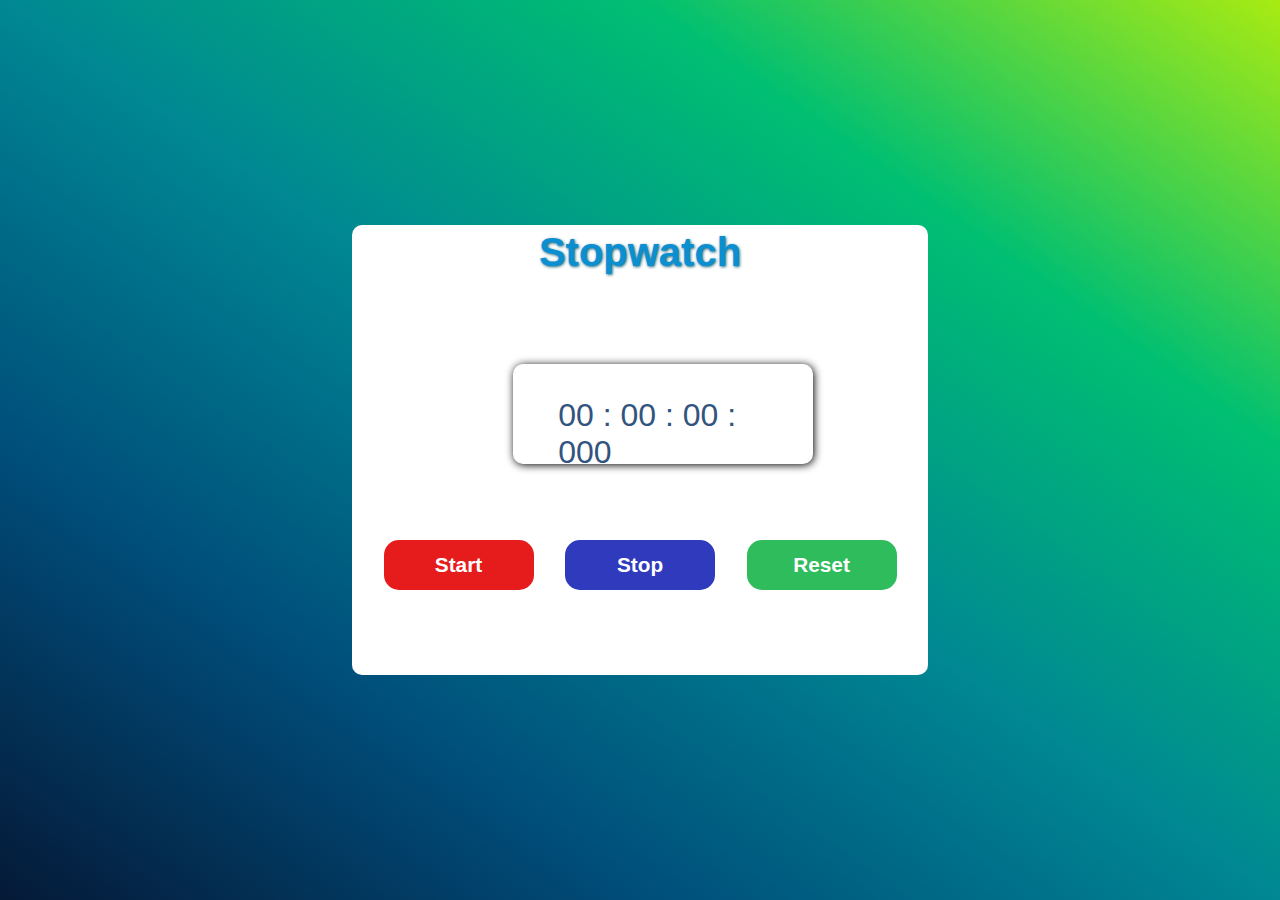
<file: PRODIGY_TrackCode_TaskNumber/PRODIGY_WD_02/stopwatch/index.html>
<!DOCTYPE html>
<html lang="en">
    <head>
        <meta charset="UTF-8">
        <meta name="viewport" content="width=device-width, initial-scale=1.0">
        <link rel="stylesheet" href="index.css">
        <title>StopWatch</title>
    </head>
    <body>
        <div class="container">
            <h1>Stopwatch</h1>
            <div class="timerDisplay">
                00 : 00 : 00 : 000
            </div>
            <div class="btns">
                <button id="startTimer">Start</button>
                <button id="stopTimer">Stop</button>
                <button id="resetTimer">Reset</button>
            </div>
        </div>
        <script src="index.js"></script>
    </body>
</html>
</file>
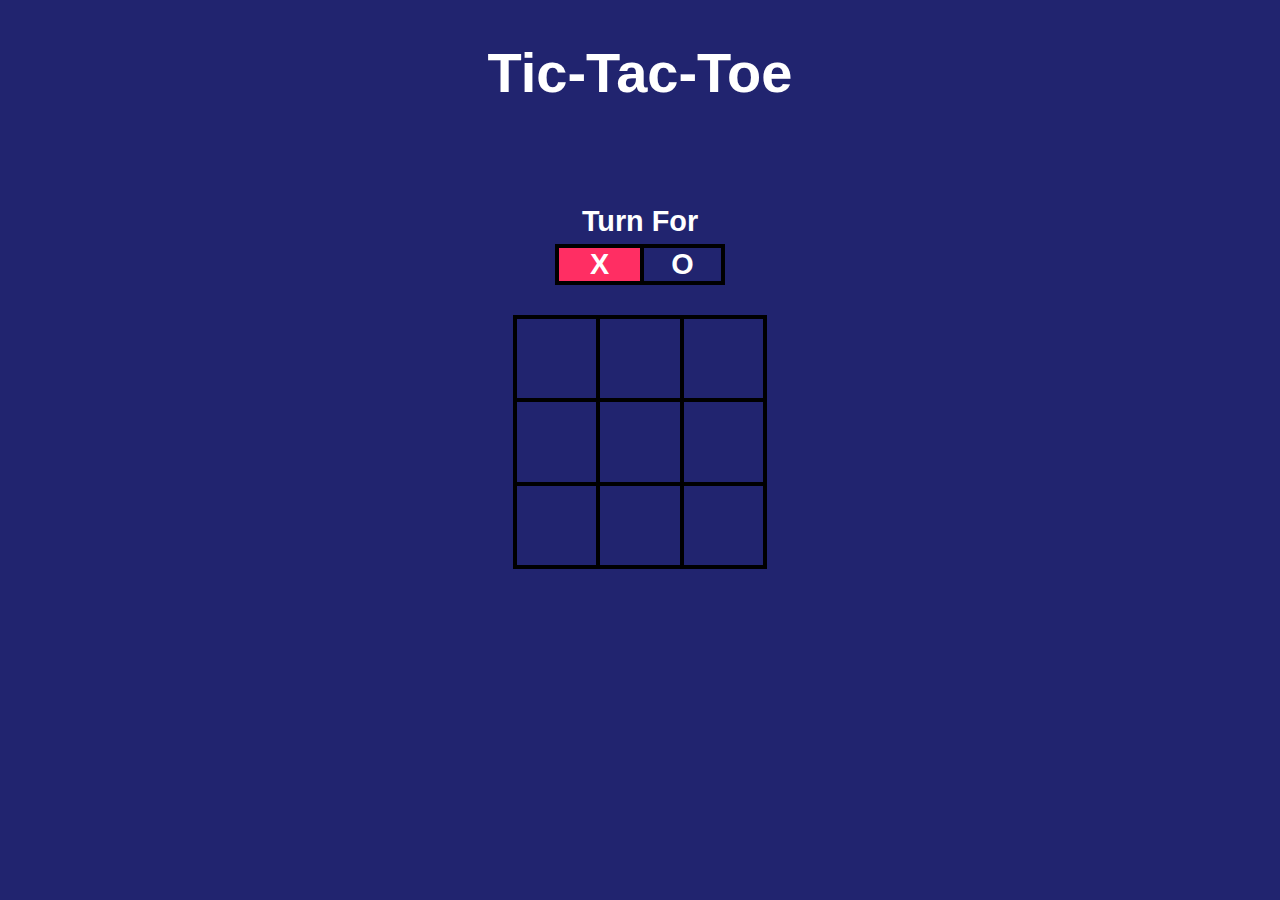
<file: PRODIGY_TrackCode_TaskNumber/PRODIGY_WD_03/Tic-Tac-Toe/index.html>
<!DOCTYPE html>
<html lang="en">
<head>
    <meta charset="UTF-8">
    <meta http-equiv="X-UA-Compatible" content="IE=edge">
    <meta name="viewport" content="width=device-width, initial-scale=1.0">
    <title>Tic_Tac_Toe</title>
    <link rel="stylesheet" href="index.css">
</head>
<body>
    <div class="heading">
        Tic-Tac-Toe
    </div>
    <div class="container">
        <h3>Turn For</h3>
        <div class="turn-box align">X</div>
        <div class="turn-box align">O</div>
        <div class="bg"></div>
    </div>
    <div class="main-grid">
        <div class="box align">0</div>
        <div class="box align">1</div>
        <div class="box align">2</div>
        <div class="box align">3</div>
        <div class="box align">4</div>
        <div class="box align">5</div>
        <div class="box align">6</div>
        <div class="box align">7</div>
        <div class="box align">8</div>
    </div>
    <h2 id="results"></h2>
    <button id="play-again">Play Again</button>
    <script src="index.js"></script>
</body>
</html>
</file>
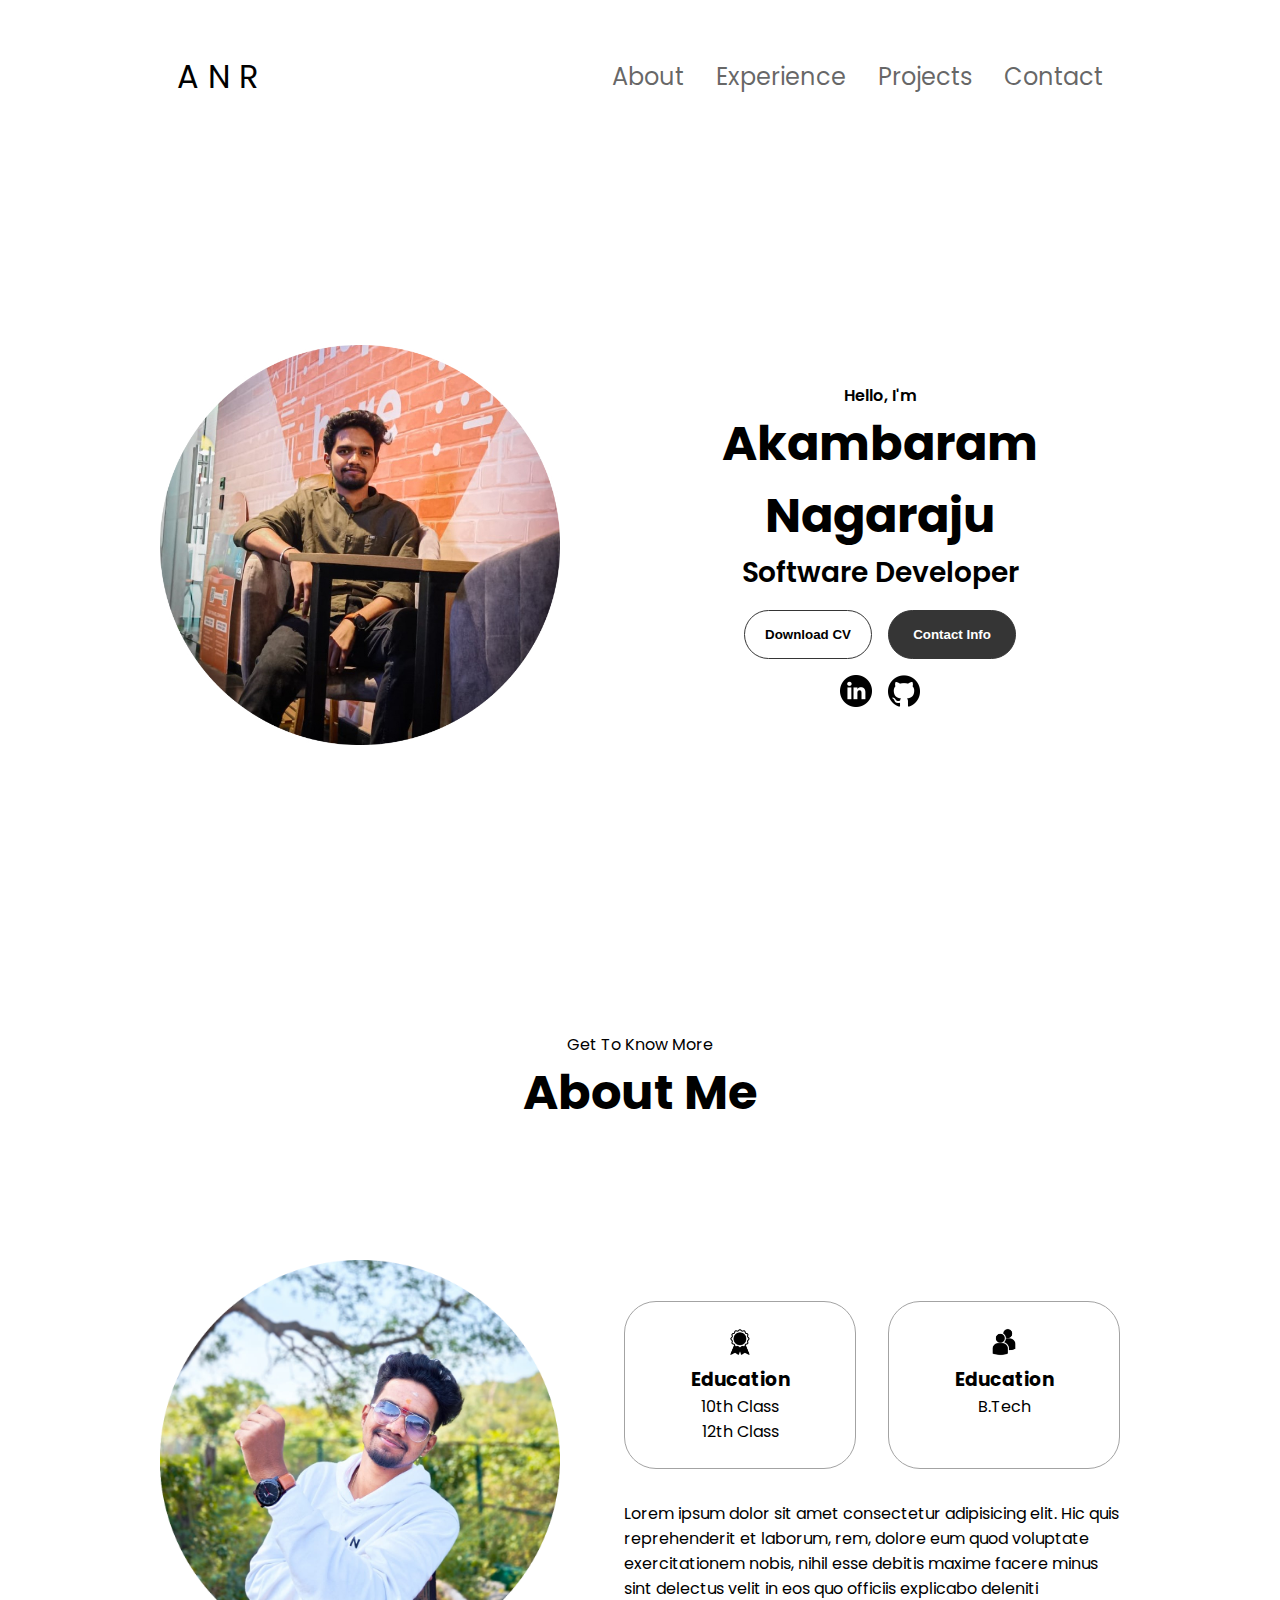
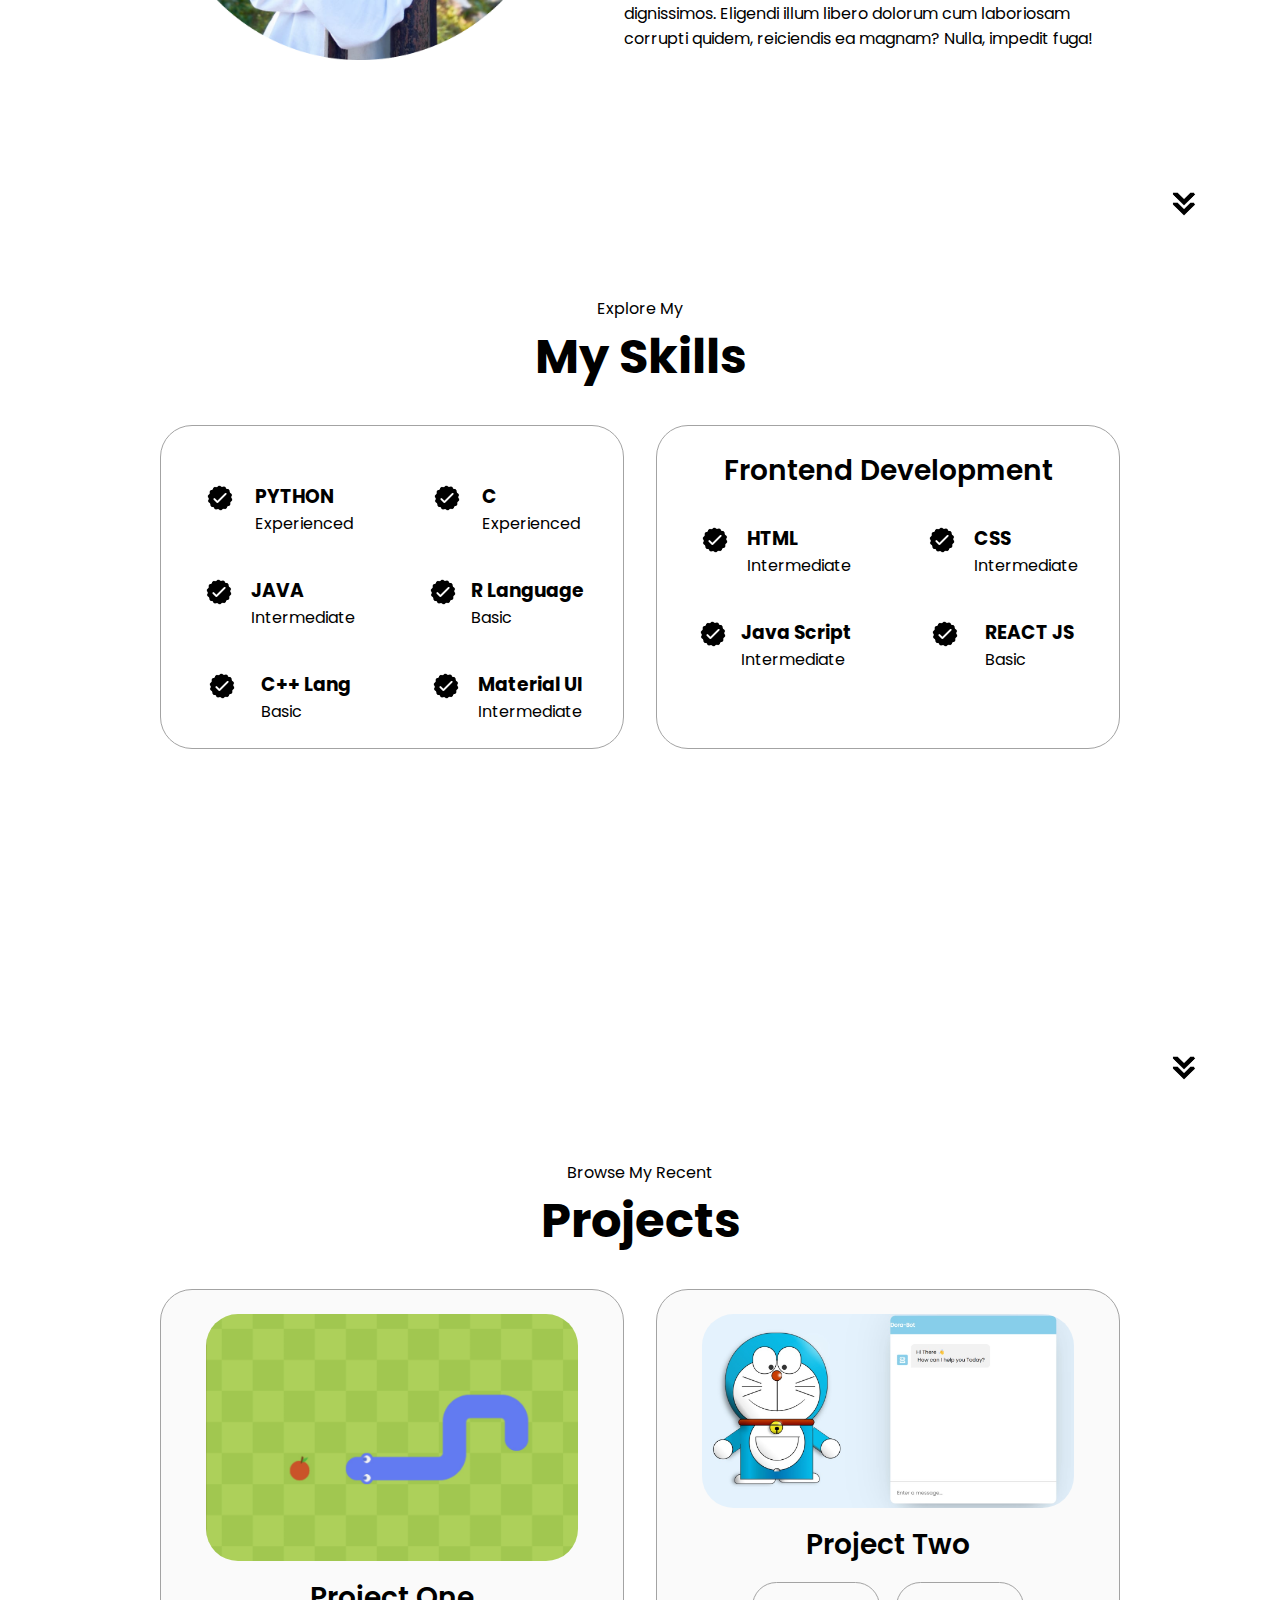
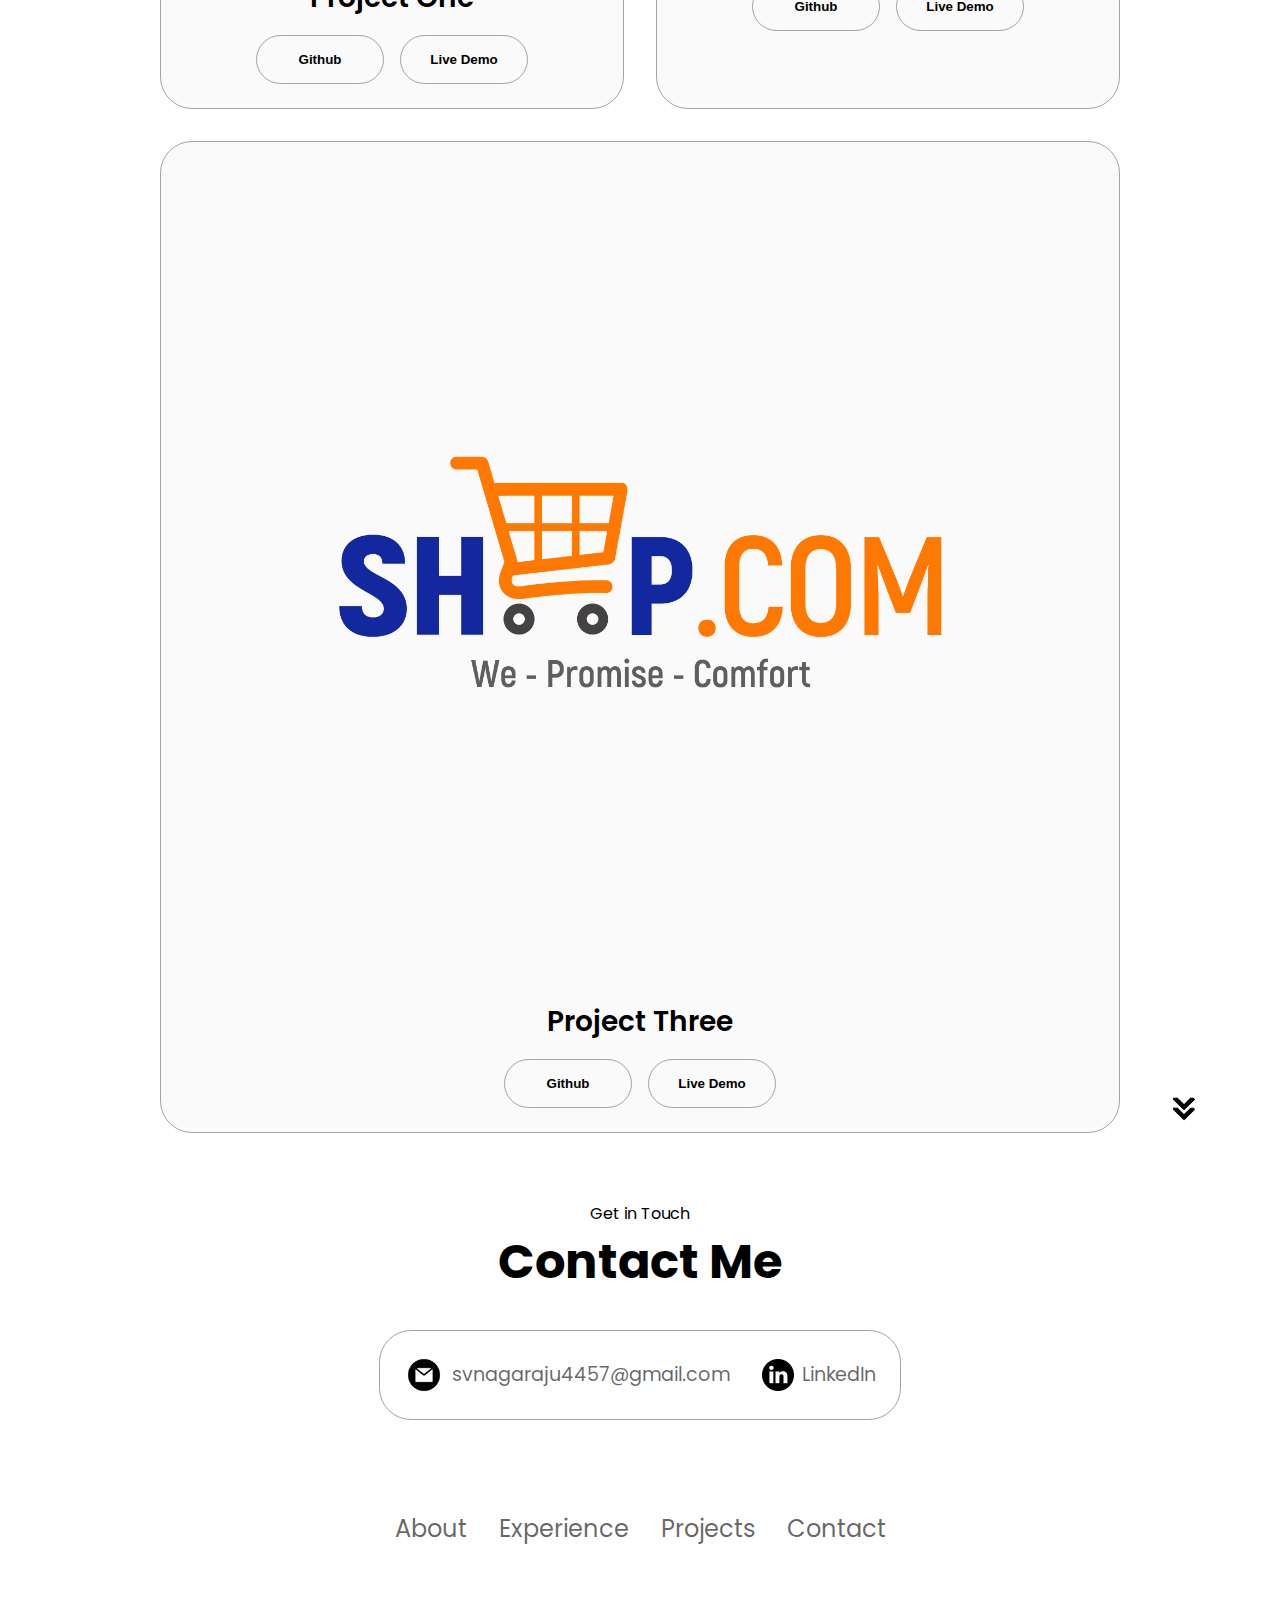
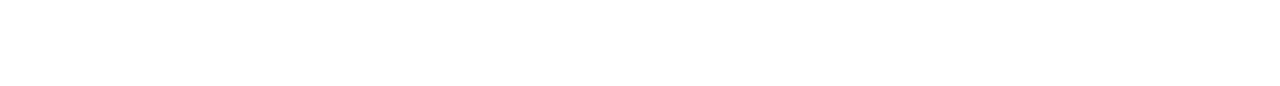
<file: PRODIGY_TrackCode_TaskNumber/PRODIGY_WD_04/My Portfolio/index.html>
<!DOCTYPE html>
<html lang="en">
  <head>
    <meta charset="UTF-8" />
    <meta http-equiv="X-UA-Compatible" content="IE=edge" />
    <meta name="viewport" content="width=device-width, initial-scale=1.0" />
    <title>My Portfolio</title>
    <link rel="stylesheet" href="index.css" />
    <link rel="stylesheet" href="mediaqueries.css" />
  </head>
  <body>
    <nav id="desktop-nav">
      <div class="logo">A N R
        <!-- <img src="LOGO.jpg" alt="image"> -->
      </div>
      <div>
        <ul class="nav-links">
          <li><a href="#about">About</a></li>
          <li><a href="#experience">Experience</a></li>
          <li><a href="#projects">Projects</a></li>
          <li><a href="#contact">Contact</a></li>
        </ul>
      </div>
    </nav>
    <nav id="hamburger-nav">
      <div class="logo">A N R</div>
      <div class="hamburger-menu">
        <div class="hamburger-icon" onclick="toggleMenu()">
          <span></span>
          <span></span>
          <span></span>
        </div>
        <div class="menu-links">
          <li><a href="#about" onclick="toggleMenu()">About</a></li>
          <li><a href="#experience" onclick="toggleMenu()">Experience</a></li>
          <li><a href="#projects" onclick="toggleMenu()">Projects</a></li>
          <li><a href="#contact" onclick="toggleMenu()">Contact</a></li>
        </div>
      </div>
    </nav>
    <section id="profile">
      <div class="section__pic-container">
        <img src="mine1.jpg" alt="Nagaraju profile picture" />
      </div>
      <div class="section__text">
        <p class="section__text__p1">Hello, I'm</p>
        <h1 class="title">Akambaram Nagaraju</h1>
        <p class="section__text__p2">Software Developer</p>
        <div class="btn-container">
          <button
            class="btn btn-color-2"
            onclick="window.open('Akambaram Nagaraju_resume.pdf')"
          >
            Download CV
          </button>
          <button class="btn btn-color-1" onclick="location.href='./#contact'">
            Contact Info
          </button>
        </div>
        <div id="socials-container">
          <img
            src="linkedin.png"
            alt="My LinkedIn profile"
            class="icon"
            onclick="location.href='https://www.linkedin.com/in/akamabaram-nagaraju-b00706254/'"
          />
          <img
            src="github.png"
            alt="My Github profile"
            class="icon"
            onclick="location.href='https://github.com/nagaraaju43/'"
          />
        </div>
      </div>
    </section>
    <section id="about">
      <p class="section__text__p1">Get To Know More</p>
      <h1 class="title">About Me</h1>
      <div class="section-container">
        <div class="section__pic-container">
          <img
            src="SELF IMAGE2!!!.jpg"
            alt="Profile picture"
            class="about-pic"
          />
        </div>
        <div class="about-details-container">
          <div class="about-containers">
            <div class="details-container">
              <img
                src="experience.png"
                alt="Experience icon"
                class="icon"
              />
              <h3>Education</h3>
              <p>10th Class<br />12th Class</p>
            </div>
            <div class="details-container">
              <img
                src="education.png"
                alt="Education icon"
                class="icon"
              />
              <h3>Education</h3>
              <p>B.Tech</p>
            </div>
          </div>
          <div class="text-container">
            <p>
              Lorem ipsum dolor sit amet consectetur adipisicing elit. Hic quis
              reprehenderit et laborum, rem, dolore eum quod voluptate
              exercitationem nobis, nihil esse debitis maxime facere minus sint
              delectus velit in eos quo officiis explicabo deleniti dignissimos.
              Eligendi illum libero dolorum cum laboriosam corrupti quidem,
              reiciendis ea magnam? Nulla, impedit fuga!
            </p>
          </div>
        </div>
      </div>
      <img
        src="arrow.png"
        alt="Arrow icon"
        class="icon arrow"
        onclick="location.href='./#experience'"
      />
    </section>
    <section id="experience">
      <p class="section__text__p1">Explore My</p>
      <h1 class="title">My Skills</h1>
      <div class="experience-details-container">
        <div class="about-containers">
          <div class="details-container">
            <h2 class="experience-sub-title"></h2>
            <div class="article-container">
              <article>
                <img
                  src="checkmark.png"
                  alt="Experience icon"
                  class="icon"
                />
                <div>
                  <h3>PYTHON</h3>
                  <p>Experienced</p>
                </div>
              </article>
              <article>
                <img
                  src="checkmark.png"
                  alt="Experience icon"
                  class="icon"
                />
                <div>
                  <h3>C</h3>
                  <p>Experienced</p>
                </div>
              </article>
              <article>
                <img
                  src="checkmark.png"
                  alt="Experience icon"
                  class="icon"
                />
                <div>
                  <h3>JAVA</h3>
                  <p>Intermediate</p>
                </div>
              </article>
              <article>
                <img
                  src="checkmark.png"
                  alt="Experience icon"
                  class="icon"
                />
                <div>
                  <h3>R Language</h3>
                  <p>Basic</p>
                </div>
              </article>
              <article>
                <img
                  src="checkmark.png"
                  alt="Experience icon"
                  class="icon"
                />
                <div>
                  <h3>C++ Lang</h3>
                  <p>Basic</p>
                </div>
              </article>
              <article>
                <img
                  src="checkmark.png"
                  alt="Experience icon"
                  class="icon"
                />
                <div>
                  <h3>Material UI</h3>
                  <p>Intermediate</p>
                </div>
              </article>
            </div>
          </div>
          <div class="details-container">
            <h2 class="experience-sub-title">Frontend Development</h2>
            <div class="article-container">
              <article>
                <img
                  src="checkmark.png"
                  alt="Experience icon"
                  class="icon"
                />
                <div>
                  <h3>HTML</h3>
                  <p>Intermediate</p>
                </div>
              </article>
              <article>
                <img
                  src="checkmark.png"
                  alt="Experience icon"
                  class="icon"
                />
                <div>
                  <h3>CSS</h3>
                  <p>Intermediate</p>
                </div>
              </article>
              <article>
                <img
                  src="checkmark.png"
                  alt="Experience icon"
                  class="icon"
                />
                <div>
                  <h3>Java Script</h3>
                  <p>Intermediate</p>
                </div>
              </article>
              <article>
                <img
                  src="checkmark.png"
                  alt="Experience icon"
                  class="icon"
                />
                <div>
                  <h3>REACT JS</h3>
                  <p>Basic</p>
                </div>
              </article>
            </div>
          </div>
        </div>
      </div>
      <img
        src="arrow.png"
        alt="Arrow icon"
        class="icon arrow"
        onclick="location.href='./#projects'"
      />
    </section>
    <section id="projects">
      <p class="section__text__p1">Browse My Recent</p>
      <h1 class="title">Projects</h1>
      <div class="experience-details-container">
        <div class="about-containers">
          <div class="details-container color-container">
            <div class="article-container">
              <img
                src="project1.webp"
                alt="Project 1"
                class="project-img"
              />
            </div>
            <h2 class="experience-sub-title project-title">Project One</h2>
            <div class="btn-container">
              <button
                class="btn btn-color-2 project-btn"
                onclick="location.href='https://github.com/nagaraaju43/'"  
              >
                Github
              </button>
              <button
                class="btn btn-color-2 project-btn"
                onclick="location.href='https://github.com/nagaraaju43/'"
              >
                Live Demo
              </button>
            </div>
          </div>
          <div class="details-container color-container">
            <div class="article-container">
              <img
                src="project2.jpg"
                alt="Project 2"
                class="project-img"
              />
            </div>
            <h2 class="experience-sub-title project-title">Project Two</h2>
            <div class="btn-container">
              <button
                class="btn btn-color-2 project-btn"
                onclick="location.href='https://github.com/nagaraaju43/'"
              >
                Github
              </button>
              <button
                class="btn btn-color-2 project-btn"
                onclick="location.href='https://github.com/nagaraaju43/'"
              >
                Live Demo
              </button>
            </div>
          </div>
          <div class="details-container color-container">
            <div class="article-container">
              <img
                src="project3.png"
                alt="Project 3"
                class="project-img"
              />
            </div>
            <h2 class="experience-sub-title project-title">Project Three</h2>
            <div class="btn-container">
              <button
                class="btn btn-color-2 project-btn"
                onclick="location.href='https://github.com/nagaraaju43/E-com-website'"
              >
                Github
              </button>
              <button
                class="btn btn-color-2 project-btn"
                onclick="location.href='https://shopiq.netlify.app/'" 
              >
                Live Demo
              </button>
            </div>
          </div>
        </div>
      </div>
      <img
        src="arrow.png"
        alt="Arrow icon"
        class="icon arrow"
        onclick="location.href='./#contact'"
      />
    </section>
    <section id="contact">
      <p class="section__text__p1">Get in Touch</p>
      <h1 class="title">Contact Me</h1>
      <div class="contact-info-upper-container">
        <div class="contact-info-container">
          <img
            src="email.png"
            alt="Email icon"
            class="icon contact-icon email-icon"
          />
          <p><a href="mailto:svnagaraju4457@gmail.com">svnagaraju4457@gmail.com</a></p>
        </div>
        <div class="contact-info-container">
          <img
            src="linkedin.png"
            alt="LinkedIn icon"
            class="icon contact-icon"
          />
          <p><a href=https://www.linkedin.com/in/akamabaram-nagaraju-b00706254/" target="_blank">LinkedIn</a></p>
        </div>
      </div>
    </section>
    <footer>
      <nav>
        <div class="nav-links-container">
          <ul class="nav-links">
            <li><a href="#about">About</a></li>
            <li><a href="#experience">Experience</a></li>
            <li><a href="#projects">Projects</a></li>
            <li><a href="#contact">Contact</a></li>
          </ul>
        </div>
      </nav>
      <!-- <p>Copyright &#169; 2023 John Doe. All Rights Reserved.</p> -->
    </footer>
    <script src="index.js"></script>
  </body>
</html>
</file>
<file: PRODIGY_TrackCode_TaskNumber/PRODIGY_WD_02/stopwatch/index.css>
*{
    margin: 0;
    padding: 0;
    font-family: Arial, Helvetica, sans-serif, Haettenschweiler, 'Arial Narrow Bold', sans-serif;
    box-sizing: border-box;
}

body{
    height: 100vh;
    width: 100vw;
    display: flex;
    justify-content: center;
    align-items: center;
    background: linear-gradient(to right top, #051937, #004d7a, #008793, #00bf72, #a8eb12);
}

.container{
    height: 50%;
    width: 45%;
    border: 2px solid black;
    background-color: white;
    border: none;
    border-radius: 10px;
}

.container h1{
    display: flex;
    justify-content: center;
    position: relative;
    top: 5px;
    font-size: 2.5rem;
    font-weight: bold;
    font-family: 'Segoe UI', Tahoma, Geneva, Verdana, sans-serif;
    color: rgb(11, 143, 209);
    text-shadow: 1px 1px 3px rgb(30, 106, 127);
}

.container .timerDisplay{
    position: absolute;
    top: 46%;
    left: 44%;
    margin: -50px 0 0 -50px;
    font-size: 2rem;
    font-family: Impact, Haettenschweiler, 'Arial Narrow Bold', sans-serif;
    color: rgb(51, 84, 126);
    width: 300px;
    height: 100px;
    background-color: white ;
    padding: 33px 45px;
    border-radius: 10px;
    box-shadow: 1px 1px 8px black;
}

.container .btns{
    display: flex;
    justify-content: center;
    position: relative;
    top:60%;
    justify-content: space-evenly;
}

.container .btns button{
    height: 50px;
    width: 150px;
    font-family: sans-serif;
    font-weight: bold;
    font-size: 1.3rem;
    background-color: black;
    color: white;
    border: none;
    border-radius: 15px;
    cursor: pointer;
}

.container .btns button:nth-child(1){
    background-color: rgba(228, 13, 13, 0.937);
}
.container .btns button:nth-child(1):hover{
    background-color: rgba(228, 13, 13, 0.750);
}

.container .btns button:nth-child(2){
    background-color: rgba(33, 46, 184, 0.937);
}
.container .btns button:nth-child(2):hover{
    background-color: rgba(33, 46, 184, 0.850);
}
.container .btns button:nth-child(3){
    background-color: rgba(33, 184, 81, 0.937);
}
.container .btns button:nth-child(3):hover{
    background-color: rgba(33, 184, 81, 0.800);
}
</file>
<file: PRODIGY_TrackCode_TaskNumber/PRODIGY_WD_03/Tic-Tac-Toe/index.css>
* {
    color: white;
    font-family: sans-serif;
    transition: 0.2s ease-in-out;
    user-select: none;
}

.align {
    display: flex;
    justify-content: center;
    align-items: center;
}

body {
    background-color: rgb(33, 36, 111);
    background-repeat: no-repeat;
    background-size: 150% 150%;
    height: 100%;
    margin: 0;
    padding: 0;
    width: 100%;
    text-align: center;
}

.heading {
    font-weight: bolder;
    font-family: 'Lucida Sans', 'Lucida Sans Regular', 'Lucida Grande', 'Lucida Sans Unicode', Geneva, Verdana, sans-serif;
    font-size: 3.5rem;
    margin-top: 40px;
    margin-bottom: 100px;
    color: white;

}

.container {
    width: 170px;
    height: 80px;
    margin: auto;
    display: grid;
    grid-template-columns: 1fr 1fr;
    grid-template-rows: 1fr 1fr;
    position: relative;
}

.container h3 {
    font-size: 1.8rem;
    margin: 0;
    grid-column-start: 1;
    grid-column-end: 3;
}

.container .turn-box {
    border: 4px solid black;
    font-size: 1.8rem;
    font-weight: 700;
}

.container .turn-box:nth-child(even) {
    border-right: none;
}

.bg {
    position: absolute;
    bottom: 0;
    left: 0;
    width: 85px;
    height: 40px;
    background-color: #FF2E63;
    z-index: -1;
}

.main-grid {
    display: grid;
    grid-template-columns: repeat(3, 1fr);
    grid-template-rows: repeat(3, 1fr);
    height: 250px;
    width: 250px;
    margin: 30px auto;
    border: 2px solid black;
}

.box {
    cursor: pointer;
    font-size: 2rem;
    font-weight: 700;
    border: 2px solid black;
}

.box:hover {
    background-color: black;
}

#play-again {
    background-color: #FF2E63;
    padding: 10px 25px;
    border: none;
    font-size: 1.2rem;
    border-radius: 5px;
    cursor: pointer;
    display: none;
}

#play-again:hover {
    padding: 10px 40px;
    background-color: #08D9D6;
    color: white;
}
</file>
<file: PRODIGY_TrackCode_TaskNumber/PRODIGY_WD_04/My Portfolio/index.css>
/* GENERAL */

@import url("https://fonts.googleapis.com/css2?family=Poppins:wght@300;400;500;600&display=swap");

* {
  margin: 0;
  padding: 0;
}

body {
  font-family: "Poppins", sans-serif;
  /* background: url(bg2.jpg) no-repeat; */
  background-position: absolute;
  background-size: cover;
}

html {
  scroll-behavior: smooth;
}

p {
  color: black;
}

/* TRANSITION */

a,
.btn {
  transition: all 300ms ease;
}

/* DESKTOP NAV */

nav,
.nav-links {
  display: flex;
}

nav {
  justify-content: space-around;
  align-items: center;
  height: 17vh;
}

.nav-links {
  gap: 2rem;
  list-style: none;
  font-size: 1.5rem;
  color: black;
}

a {
  color: rgba(0, 0, 0, 0.601);
  text-decoration: none;
  text-decoration-color: white;
}

a:hover {
  color: black;
  text-decoration: underline;
  text-underline-offset: 1rem;
  text-decoration-color: rgb(0, 0, 0);
}

.logo {
  font-size: 2rem;
  color: black;
}

.logo:hover {
  cursor: default;
}

/* HAMBURGER MENU */

#hamburger-nav {
  display: none;
}

.hamburger-menu {
  position: relative;
  display: inline-block;
}

.hamburger-icon {
  display: flex;
  flex-direction: column;
  justify-content: space-between;
  height: 24px;
  width: 30px;
  cursor: pointer;
}

.hamburger-icon span {
  width: 100%;
  height: 2px;
  background-color: black;
  transition: all 0.3 ease-in-out;
}

.menu-links {
  position: absolute;
  top: 100%;
  right: 0;
  background-color: white;
  width: fit-content;
  max-height: 0;
  overflow: hidden;
  transition: all 0.3 ease-in-out;
}

.menu-links a {
  display: block;
  padding: 10px;
  text-align: center;
  font-size: 1.5rem;
  color: black;
  text-decoration: none;
  transition: all 0.3 ease-in-out;
}

.menu-links li {
  list-style: none;
}

.menu-links.open {
  max-height: 300px;
}

.hamburger-icon.open span:first-child {
  transform: rotate(45deg) translate(10px, 5px);
}

.hamburger-icon.open span:nth-child(2) {
  opacity: 0;
}

.hamburger-icon.open span:last-child {
  transform: rotate(-45deg) translate(10px, -5px);
}

.hamburger-icon span:first-child {
  transform: none;
}

.hamburger-icon span:first-child {
  opacity: 1;
}

.hamburger-icon span:first-child {
  transform: none;
}

/* SECTIONS */

section {
  padding-top: 4vh;
  height: 96vh;
  margin: 0 10rem;
  box-sizing: border-box;
  min-height: fit-content;
}

.section-container {
  display: flex;
}

/* PROFILE SECTION */

#profile {
  display: flex;
  justify-content: center;
  gap: 5rem;
  height: 80vh;
  border-radius: 2rem;
}

.section__pic-container {
  display: flex;
  height: 400px;
  width: 400px; 
  margin: auto 0;
  
}

.section__pic-container img{
}

.section__pic-container img:hover{
  transition: all .1s ease;
  transform: scale(1.2)
}



.section__text {
  align-self: center;
  text-align: center;
}

.section__text p {
  font-weight: 600;
}

.section__text__p1 {
  text-align: center;
}

.section__text__p2 {
  font-size: 1.75rem;
  margin-bottom: 1rem;
}

.title {
  font-size: 3rem;
  text-align: center;
}

#socials-container {
  display: flex;
  justify-content: center;
  margin-top: 1rem;
  gap: 1rem;
}

/* ICONS */

.icon {
  cursor: pointer;
  height: 2rem;
}

/* BUTTONS */

.btn-container {
  display: flex;
  justify-content: center;
  gap: 1rem;
}

.btn {
  font-weight: 600;
  transition: all 300ms ease;
  padding: 1rem;
  width: 8rem;
  border-radius: 2rem;
}

.btn-color-1,
.btn-color-2 {
  border: rgb(53, 53, 53) 0.1rem solid;
}

.btn-color-1:hover,
.btn-color-2:hover {
  cursor: pointer;
}

.btn-color-1,
.btn-color-2:hover {
  background: rgb(53, 53, 53);
  color: white;
}

.btn-color-1:hover {
  background: rgb(0, 0, 0);
}

.btn-color-2 {
  background: none;
}

.btn-color-2:hover {
  border: rgb(255, 255, 255) 0.1rem solid;
}

.btn-container {
  gap: 1rem;
}

/* ABOUT SECTION */

#about {
  position: relative;
}

.about-containers {
  gap: 2rem;
  margin-bottom: 2rem;
  margin-top: 2rem;
}

.about-details-container {
  justify-content: center;
  flex-direction: column;
}

.about-containers,
.about-details-container {
  display: flex;
}

.about-pic {
  border-radius: 2rem;
}



.arrow {
  position: absolute;
  right: -5rem;
  bottom: 2.5rem;
}

.details-container {
  padding: 1.5rem;
  flex: 1;
  background: white;
  border-radius: 2rem;
  border: rgb(53, 53, 53) 0.1rem solid;
  border-color: rgb(163, 163, 163);
  text-align: center;
}

.section-container {
  gap: 4rem;
  height: 80%;
}

.section__pic-container {
  height: 400px;
  width: 400px;
  margin: auto 0;
}

/* EXPERIENCE SECTION */

#experience {
  position: relative;
}

.experience-sub-title {
  color: rgb(0, 0, 0);
  font-weight: 600;
  font-size: 1.75rem;
  margin-bottom: 2rem;

}

.experience-details-container {
  display: flex;
  justify-content: center;
  flex-direction: column;
}

.article-container {
  display: flex;
  text-align: initial;
  flex-wrap: wrap;
  flex-direction: row;
  gap: 2.5rem;
  justify-content: space-around;
}

article {
  display: flex;
  width: 10rem;
  justify-content: space-around;
  gap: 0.5rem;
}

article .icon {
  cursor: default;
}

/* PROJECTS SECTION */

#projects {
  position: relative;
}

.color-container {
  border-color: rgb(163, 163, 163);
  background: rgb(250, 250, 250);
}

.project-img {
  border-radius: 2rem;
  width: 90%;
  height: 90%;
}

.project-title {
  margin: 1rem;
  color: black;
}

.project-btn {
  color: black;
  border-color: rgb(163, 163, 163);
}

/* CONTACT */

#contact {
  display: flex;
  justify-content: center;
  flex-direction: column;
  height: 70vh;
}

.contact-info-upper-container {
  display: flex;
  justify-content: center;
  border-radius: 2rem;
  border: rgb(53, 53, 53) 0.1rem solid;
  border-color: rgb(163, 163, 163);
  background: (250, 250, 250);
  margin: 2rem auto;
  padding: 0.5rem;
}

.contact-info-container {
  display: flex;
  align-items: center;
  justify-content: center;
  gap: 0.5rem;
  margin: 1rem;
}

.contact-info-container p {
  font-size: larger;
}

.contact-icon {
  cursor: default;
}

.email-icon {
  height: 2.5rem;
}

/* FOOTER SECTION */

footer {
  height: 26vh;
  margin: 0 1rem;
}

footer p {
  text-align: center;
}
</file>
<file: PRODIGY_TrackCode_TaskNumber/PRODIGY_WD_04/My Portfolio/mediaqueries.css>
@media screen and (max-width: 1400px) {
    #profile {
      height: 83vh;
      margin-bottom: 6rem;
    }
    .about-containers {
      flex-wrap: wrap;
    }
    #contact,
    #projects {
      height: fit-content;
    }
  }
  
  @media screen and (max-width: 1200px) {
    #desktop-nav {
      display: none;
    }
    #hamburger-nav {
      display: flex;
    }
    #experience,
    .experience-details-container {
      margin-top: 2rem;
    }
    #profile,
    .section-container {
      display: block;
    }
    .arrow {
      display: none;
    }
    section,
    .section-container {
      height: fit-content;
    }
    section {
      margin: 0 5%;
    }
    .section__pic-container {
      width: 275px;
      height: 275px;
      margin: 0 auto 2rem;
    }
    .about-containers {
      margin-top: 0;
    }
  }
  
  @media screen and (max-width: 600px) {
    #contact,
    footer {
      height: 40vh;
    }
    #profile {
      height: 83vh;
      margin-bottom: 0;
    }
    article {
      font-size: 1rem;
    }
    footer nav {
      height: fit-content;
      margin-bottom: 2rem;
    }
    .about-containers,
    .contact-info-upper-container,
    .btn-container {
      flex-wrap: wrap;
    }
    .contact-info-container {
      margin: 0;
    }
    .contact-info-container p,
    .nav-links li a {
      font-size: 1rem;
    }
    .experience-sub-title {
      font-size: 1.25rem;
    }
    .logo {
      font-size: 1.5rem;
    }
    .nav-links {
      flex-direction: column;
      gap: 0.5rem;
      text-align: center;
    }
    .section__pic-container {
      width: auto;
      height: 46vw;
      justify-content: center;
    }
    .section__text__p2 {
      font-size: 1.25rem;
    }
    .title {
      font-size: 2rem;
    }
    .text-container {
      text-align: justify;
    }
  }
</file>
